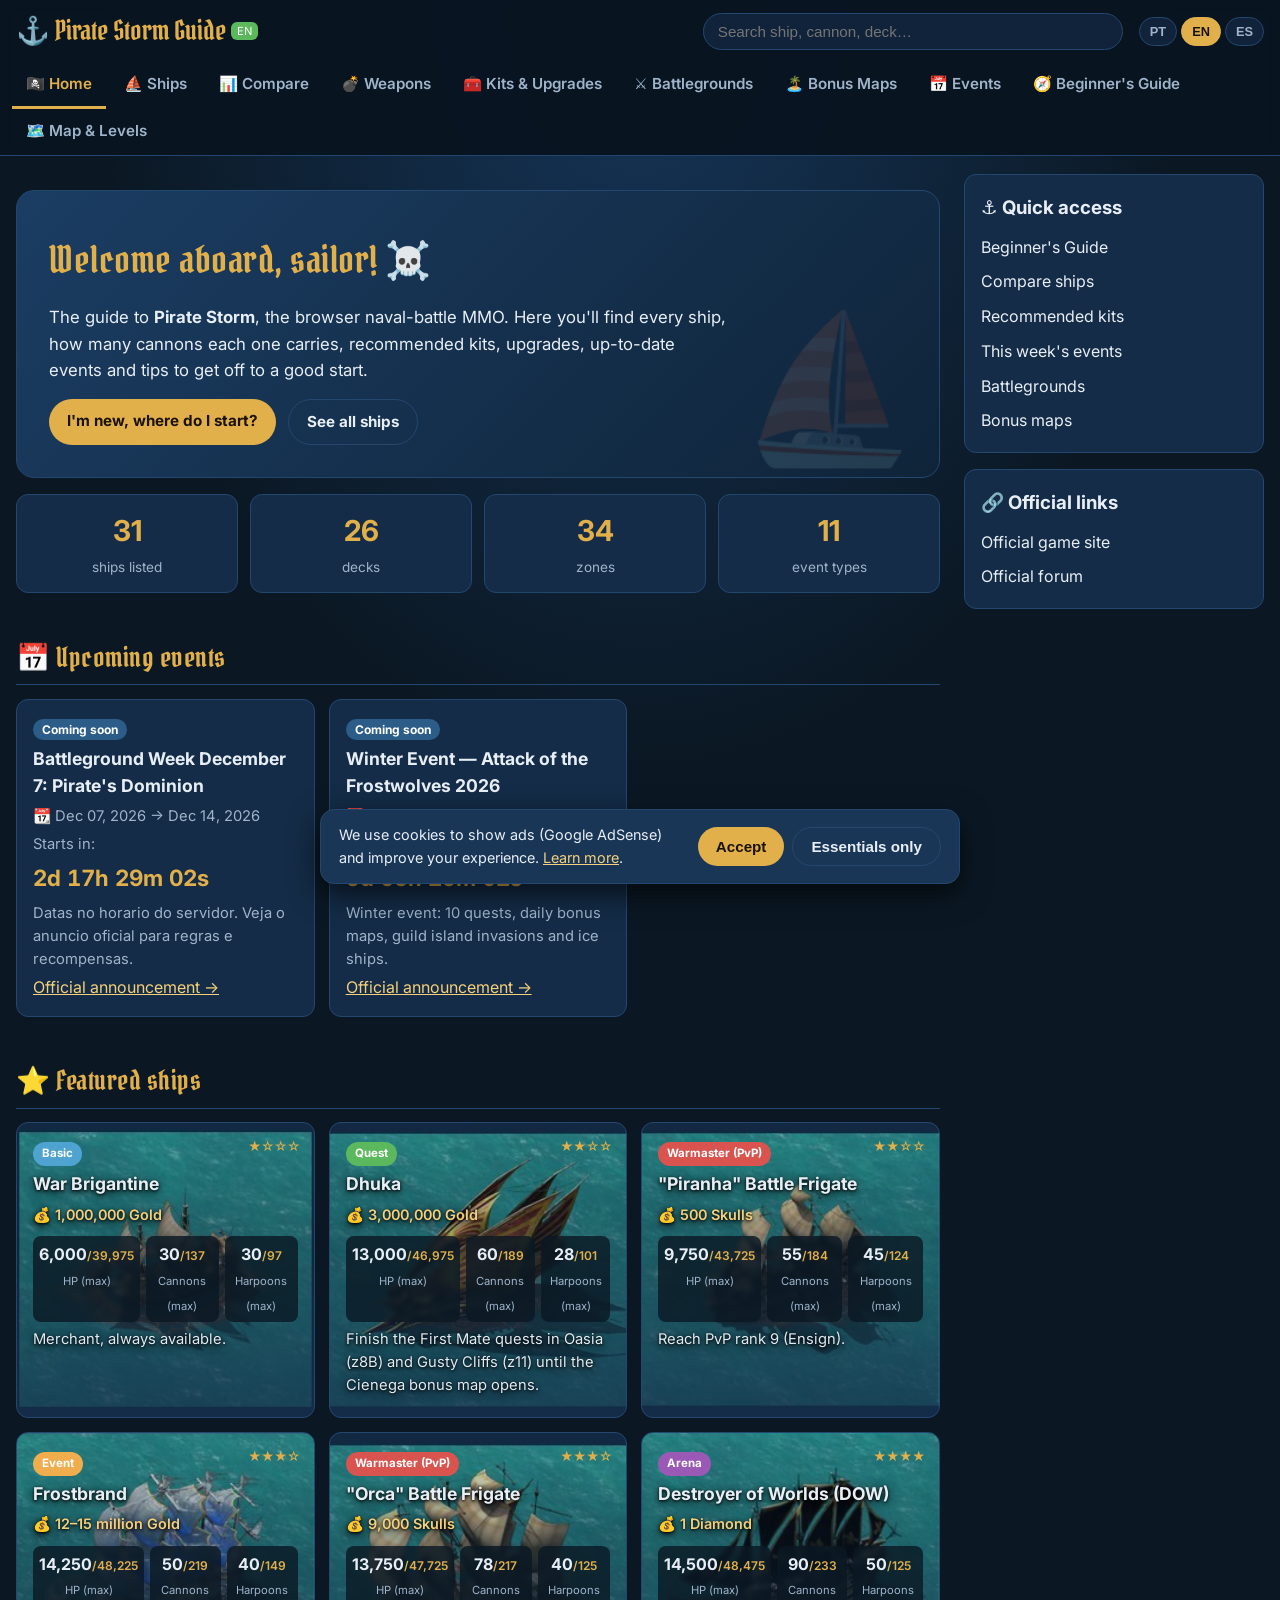
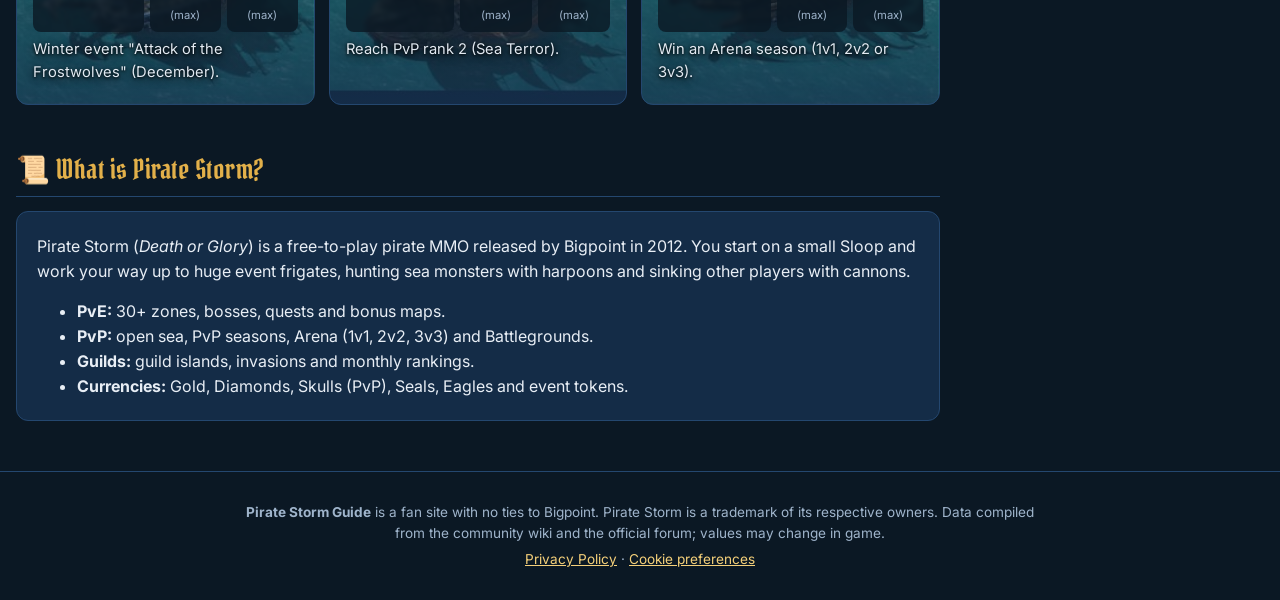
<file: index.html>
<!doctype html>
<html lang="pt-BR">
<head>
  <meta charset="utf-8">
  <meta name="viewport" content="width=device-width, initial-scale=1">
  <title>Guia Pirate Storm BR — Navios, Canhões, Kits e Eventos</title>
  <meta name="description" content="Guia completo de Pirate Storm em português, inglês e espanhol: todos os navios com estatísticas, canhões, munições, kits recomendados, deques, battlegrounds, mapas bônus, eventos atualizados e dicas para novatos.">
  <meta name="keywords" content="Pirate Storm, guia, guide, guía, navios, ships, barcos, canhões, cannons, cañones, eventos, events, Frostbrand, Piranha, Dhuka, kits, deques, decks">
  <meta property="og:title" content="Guia Pirate Storm BR">
  <meta property="og:description" content="Navios, canhões, kits e eventos de Pirate Storm em um só lugar.">
  <meta property="og:type" content="website">
  <link rel="alternate" hreflang="pt-BR" href="?lang=pt">
  <link rel="alternate" hreflang="en" href="?lang=en">
  <link rel="alternate" hreflang="es" href="?lang=es">
  <link rel="icon" href="data:image/svg+xml,<svg xmlns='http://www.w3.org/2000/svg' viewBox='0 0 100 100'><text y='.9em' font-size='90'>⚓</text></svg>">
  <link rel="preconnect" href="https://fonts.googleapis.com">
  <link href="https://fonts.googleapis.com/css2?family=Pirata+One&family=Inter:wght@400;600;700&display=swap" rel="stylesheet">
  <link rel="stylesheet" href="css/style.css">
  <!-- Google AdSense -->
  <script async src="https://pagead2.googlesyndication.com/pagead/js/adsbygoogle.js?client=ca-pub-2475711541177361" crossorigin="anonymous"></script>
  <script src="js/config.js"></script>
</head>
<body>
  <header class="topo">
    <div class="topo-in">
      <a class="logo" href="#inicio">⚓ <span data-i18n="logo">Guia Pirate Storm</span> <small data-i18n="logo.tag">BR</small></a>
      <div class="busca">
        <input id="busca" type="search" placeholder="Buscar navio, canhão, deque…" aria-label="Buscar" data-i18n-ph="busca.ph" data-i18n-aria="busca.aria">
        <div id="busca-res" class="busca-res" hidden></div>
      </div>
      <button class="menu-btn" id="menu-btn" aria-label="Abrir menu" data-i18n-aria="menu.aria">☰</button>
    </div>
    <nav class="abas" id="abas">
      <a href="#inicio" data-aba="inicio" data-i18n="nav.inicio">🏴‍☠️ Início</a>
      <a href="#navios" data-aba="navios" data-i18n="nav.navios">⛵ Navios</a>
      <a href="#comparar" data-aba="comparar" data-i18n="nav.comparar">📊 Comparar</a>
      <a href="#armas" data-aba="armas" data-i18n="nav.armas">💣 Armamento</a>
      <a href="#kits" data-aba="kits" data-i18n="nav.kits">🧰 Kits & Melhorias</a>      <a href="#battlegrounds" data-aba="battlegrounds" data-i18n="nav.bg">⚔️ Battlegrounds</a>
      <a href="#bonus" data-aba="bonus" data-i18n="nav.bonus">🏝️ Mapas Bônus</a>
      <a href="#eventos" data-aba="eventos" data-i18n="nav.eventos">📅 Eventos</a>
      <a href="#novatos" data-aba="novatos" data-i18n="nav.novatos">🧭 Guia do Novato</a>
      <a href="#mapa" data-aba="mapa" data-i18n="nav.mapa">🗺️ Mapa & Níveis</a>
    </nav>
  </header>

  <div class="ad-wrap"><div class="ad" data-slot="topo" data-format="horizontal"></div></div>

  <div class="layout">
    <main id="conteudo">

      <!-- INÍCIO -->
      <section class="aba" id="inicio">
        <div class="hero">
          <h1 data-i18n="hero.h1">Bem-vindo, marujo! ☠️</h1>
          <p data-i18n="hero.p">O guia em português para <strong>Pirate Storm</strong>, o MMO de batalhas navais no navegador. Aqui você encontra todos os navios, quantos canhões cada um carrega, os kits recomendados, melhorias, eventos atualizados e dicas para começar com o pé direito.</p>
          <div class="hero-btns">
            <a class="btn" href="#novatos" data-i18n="hero.b1">Sou novato, por onde começo?</a>
            <a class="btn sec" href="#navios" data-i18n="hero.b2">Ver todos os navios</a>
          </div>
        </div>
        <div class="stats-home" id="stats-home"></div>
        <h2 data-i18n="home.prox">📅 Próximos eventos</h2>
        <div id="home-eventos" class="cards"></div>
        <div class="ad" data-slot="conteudo" data-format="auto"></div>
        <h2 data-i18n="home.dest">⭐ Navios em destaque</h2>
        <div id="home-navios" class="cards"></div>
        <h2 data-i18n="home.oque">📜 O que é Pirate Storm?</h2>
        <div class="texto" data-i18n="home.texto">
          <p>Pirate Storm (<em>Death or Glory</em>) é um MMO gratuito de piratas lançado em 2012 pela Bigpoint. Você começa numa pequena Sloop e evolui até grandes fragatas de evento, caçando monstros marinhos com arpões e afundando outros jogadores com canhões.</p>
          <ul>
            <li><strong>PvE:</strong> mais de 30 zonas, chefes, missões e mapas bônus.</li>
            <li><strong>PvP:</strong> mar aberto, temporadas PvP, Arena (1vs1, 2vs2, 3vs3) e Battlegrounds.</li>
            <li><strong>Guildas:</strong> ilhas de guilda, invasões e rankings mensais.</li>
            <li><strong>Moedas:</strong> Ouro, Diamantes, Caveiras (PvP), Selos, Águias e tokens de evento.</li>
          </ul>
        </div>
      </section>

      <!-- NAVIOS -->
      <section class="aba" id="navios" hidden>
        <h1 data-i18n="nav.h1">⛵ Todos os Navios</h1>
        <p class="sub" data-i18n="nav.sub">Clique em um navio para ver detalhes, deque exclusivo e kit recomendado. "—" = dado ainda não confirmado.</p>
        <div class="filtros" id="filtros-navios"></div>
        <div id="lista-navios" class="cards"></div>
      </section>

      <!-- COMPARAR -->
      <section class="aba" id="comparar" hidden>
        <h1 data-i18n="comp.h1">📊 Comparador de Navios</h1>
        <p class="sub" data-i18n="comp.sub">Clique no cabeçalho para ordenar. <strong>Canhões/Arpões</strong> = quantidade base do navio; <strong>máx</strong> = total com o deque próprio e todos os deques e bônus possíveis.</p>
        <div class="tabela-wrap"><table class="tabela" id="tabela-comp"></table></div>
        <h2 data-i18n="comp.h2a">🧮 Como se chega ao máximo</h2>
        <p class="sub" data-i18n="comp.suba">Soma de tudo o que dá para equipar num navio, na ordem das tabelas da comunidade.</p>
        <div id="composicao"></div>
        <div class="ad" data-slot="conteudo" data-format="auto"></div>
        <h2 data-i18n="comp.h2b">📐 Canhões máximos com deques</h2>
        <p class="sub" data-i18n="comp.subb">Escolha um navio e os deques para calcular o total de canhões e lançadores.</p>
        <div class="calc" id="calc"></div>
      </section>

      <!-- ARMAS -->
      <section class="aba" id="armas" hidden>
        <h1 data-i18n="arm.h1">💣 Armamento</h1>
        <p class="sub" data-i18n="arm.sub"><strong>Canhões</strong> acertam navios (PvP e NPCs piratas). <strong>Arpões</strong> acertam monstros marinhos. Dano final = dano do canhão × munição × bônus.</p>
        <h2 data-i18n="arm.can">Canhões</h2>
        <div class="tabela-wrap"><table class="tabela" id="tab-canhoes"></table></div>
        <p class="nota"><span data-i18n="arm.ev">Canhões de evento:</span> <span id="canhoes-evento"></span>.</p>
        <h2 data-i18n="arm.bal">Munição de canhão</h2>
        <div class="tabela-wrap"><table class="tabela" id="tab-balas"></table></div>
        <div class="ad" data-slot="conteudo" data-format="auto"></div>
        <h2 data-i18n="arm.lanc">Lançadores de arpão</h2>
        <div class="tabela-wrap"><table class="tabela" id="tab-lanc"></table></div>
        <h2 data-i18n="arm.arp">Arpões</h2>
        <div class="tabela-wrap"><table class="tabela" id="tab-arpoes"></table></div>
        <div class="dica" data-i18n="arm.dica">💡 <strong>Dica:</strong> canhões comprados com ouro podem ser perdidos quando o navio afunda. O <strong>10-Pounder</strong> custa só 150 diamantes, tem o mesmo dano do 9-Pounder e nunca se perde.</div>
        <h2 data-i18n="arm.of">🔨 Oficina (Workshop)</h2>
        <div id="oficina"></div>
      </section>

      <!-- KITS -->
      <section class="aba" id="kits" hidden>
        <h1 data-i18n="kit.h1">🧰 Kits & Melhorias</h1>
        <p class="sub" data-i18n="kit.sub">O que equipar no seu navio em cada fase do jogo, e o que cada melhoria faz.</p>
        <h2 data-i18n="kit.fase">Kits recomendados por fase</h2>
        <div id="kits-fase" class="cards"></div>
        <div class="ad" data-slot="conteudo" data-format="auto"></div>
        <h2 data-i18n="kit.melh">Melhorias do Mercador</h2>
        <div id="melhorias"></div>
        <h2 data-i18n="kit.deq">Deques (canhões e lançadores extras)</h2>
        <p class="sub" data-i18n="kit.deqsub">Cada navio aceita um deque de cada seção. <span class="tag ok">Inafundável</span> não se perde ao afundar; <span class="tag warn">Afundável</span> pode ser perdido.</p>
        <div class="tabela-wrap"><table class="tabela" id="tab-deques"></table></div>
      </section>

      <!-- BATTLEGROUNDS -->
      <section class="aba" id="battlegrounds" hidden>
        <h1 data-i18n="bg.h1">⚔️ Battlegrounds (Casas Piratas)</h1>
        <p class="sub" data-i18n="bg.sub">Cada uma das 7 casas piratas organiza um modo de batalha. Vença partidas para ganhar <strong>moedas da casa</strong> e use-as para liberar navios, deques, canhões, munições e buffs. No fim da semana, a moeda que faltar pode ser comprada com diamantes (cerca de 2.000 💎 cada).</p>
        <div class="filtros" id="filtros-bg"></div>
        <div id="bg-lista"></div>
        <div class="ad" data-slot="conteudo" data-format="auto"></div>
        <h2 data-i18n="bg.set">🦅 Set Might of the Eagle</h2>
        <div id="set-aguia"></div>
        <h2 data-i18n="bg.deq">🛠️ Deques dos battlegrounds</h2>
        <p class="sub" data-i18n="bg.deqsub">Todos são <span class="tag ok">Inafundáveis</span> e servem em qualquer navio que tenha a seção correspondente.</p>
        <div class="tabela-wrap"><table class="tabela" id="tab-bg-deques"></table></div>
      </section>

      <!-- MAPAS BÔNUS -->
      <section class="aba" id="bonus" hidden>
        <h1 data-i18n="mb.h1">🏝️ Mapas Bônus</h1>
        <p class="sub" data-i18n="mb.sub">Os 4 mapas bônus padrão do jogo, com todas as ondas de NPCs: quantidade, HP, dano, XP e ouro por inimigo.</p>
        <div class="dica" id="bonus-info"></div>
        <div class="filtros" id="filtros-bonus"></div>
        <div id="bonus-mapa"></div>
        <div class="ad" data-slot="conteudo" data-format="auto"></div>
        <h2 data-i18n="mb.comp">📊 Comparativo dos mapas</h2>
        <div class="tabela-wrap"><table class="tabela" id="tab-bonus-comp"></table></div>
      </section>

      <!-- EVENTOS -->
      <section class="aba" id="eventos" hidden>
        <h1 data-i18n="ev.h1">📅 Eventos</h1>
        <div class="info-att" id="info-att"></div>
        <h2 data-i18n="ev.tl">🗓️ Linha do tempo — próximos 12 meses</h2>
        <p class="sub" data-i18n="ev.tlsub">Quando cada evento deve acontecer, com base nas datas de 2026. <span class="tag ok">Confirmado</span> segue o anúncio oficial; os outros são <span class="tag warn">Estimativa</span> e podem mudar. Passe o mouse ou toque numa barra para ver os detalhes.</p>
        <div class="tl-filtros filtros" id="tl-filtros"></div>
        <div id="timeline" class="timeline"></div>
        <div id="tl-lista" class="tl-lista"></div>
        <h2 data-i18n="ev.prox">⏳ Próximos e em andamento</h2>
        <div id="ev-datados" class="cards"></div>
        <h2 data-i18n="ev.anun">📣 Últimos anúncios oficiais</h2>
        <p class="sub" data-i18n="ev.anunsub">Puxados automaticamente do fórum oficial (em inglês). Clique para ler o anúncio completo.</p>
        <div id="ev-feed" class="feed"></div>
        <div class="ad" data-slot="conteudo" data-format="auto"></div>
        <h2 data-i18n="ev.guia">📖 Guia de cada evento</h2>
        <p class="sub" data-i18n="ev.guiasub">Clique num evento para ver as atividades, os mapas, os itens e os kits que ele traz. Semanas de battleground estão na aba <a href="#battlegrounds">Battlegrounds</a>.</p>
        <div id="ev-guia" class="ev-guia"></div>
        <h2 data-i18n="ev.cal">🗓️ Resumo do calendário</h2>
        <div id="ev-calendario" class="cards"></div>
      </section>

      <!-- NOVATOS -->
      <section class="aba" id="novatos" hidden>
        <h1 data-i18n="nov.h1">🧭 Guia do Novato</h1>
        <div class="passos">
          <div class="passo"><b>1</b><div data-i18n="nov.p1"><h3>Faça as missões iniciais</h3><p>Elas dão itens e cerca de <strong>30.000 diamantes</strong>. <strong>Guarde esses diamantes!</strong> Não gaste em coisas pequenas.</p></div></div>
          <div class="passo"><b>2</b><div data-i18n="nov.p2"><h3>Compre melhorias de ouro primeiro</h3><p>Nos navios iniciais, prefira as versões em ouro: Simple Bulkhead, Simple Keel, Andarta, Improvised Anchor e Rugged Linen Sails.</p></div></div>
          <div class="passo"><b>3</b><div data-i18n="nov.p3"><h3>Junte ouro para a War Brigantine</h3><p>Custa 1.000.000 de ouro e dobra seus slots de canhão em relação ao Brigantine (30 contra 20).</p></div></div>
          <div class="passo"><b>4</b><div data-i18n="nov.p4"><h3>Troque para 10-Pounders</h3><p>150 diamantes cada, mesmo dano do 9-Pounder e <strong>não se perdem</strong> ao afundar.</p></div></div>
          <div class="passo"><b>5</b><div data-i18n="nov.p5"><h3>Libere a Dhuka</h3><p>Faça as missões do Imediato em Oasia (z8B) e Gusty Cliffs (z11). Ela custa só 3 milhões de ouro, um ótimo navio intermediário.</p></div></div>
          <div class="passo"><b>6</b><div data-i18n="nov.p6"><h3>Entre no PvP para a Piranha</h3><p>Suba a patente PvP até Ensign e compre a Piranha por 500 caveiras: 55 canhões e 9.750 de HP.</p></div></div>
          <div class="passo"><b>7</b><div data-i18n="nov.p7"><h3>Use bem os Selos</h3><p>Você ganha 1 selo por nível (premium ganha 1 por dia). Primeira meta: o <strong>Perforator</strong> na página 3 do Scroll of Power, que aumenta o dano de canhão.</p></div></div>
          <div class="passo"><b>8</b><div data-i18n="nov.p8"><h3>Fragatas: espere o leilão</h3><p>Frigate e Large Frigate aparecem no leilão diário de ouro. <strong>Não compre com diamantes.</strong></p></div></div>
          <div class="passo"><b>9</b><div data-i18n="nov.p9"><h3>Participe dos eventos</h3><p>Os navios de evento são os mais fortes do jogo. O <strong>Frostbrand</strong> (inverno) sai por ouro.</p></div></div>
        </div>
        <div class="ad" data-slot="conteudo" data-format="auto"></div>
        <h2 data-i18n="nov.faq">❓ Perguntas frequentes</h2>
        <details data-i18n="nov.q1"><summary>Qual a diferença entre canhão e arpão?</summary><p>Canhões causam dano a navios (jogadores e piratas NPC). Arpões causam dano a monstros marinhos. Equipe os dois conforme a zona.</p></details>
        <details data-i18n="nov.q2"><summary>O que acontece quando meu navio afunda?</summary><p>Você pode perder canhões e lançadores comprados com ouro e deques "afundáveis". Itens de diamante e deques inafundáveis ficam.</p></details>
        <details data-i18n="nov.q3"><summary>O que são Caveiras?</summary><p>Moeda do PvP. Você ganha ao afundar jogadores e perde uma parte ao ser afundado. Servem para comprar navios Warmaster e itens de temporada.</p></details>
        <details data-i18n="nov.q4"><summary>Como funciona a temporada PvP?</summary><p>Dura cerca de 3 meses. Todos participam automaticamente. Ficar inativo reduz seus pontos, mas não suas caveiras. A Proteção PvP (7 ou 14 dias) evita essa perda.</p></details>
        <details data-i18n="nov.q5"><summary>Onde é melhor farmar?</summary><p>Zonas de nível mais alto dão mais ouro e diamantes. Cada zona favorece certos itens ou moedas. Use a Âncora para ganhar +5% ou +10% de ouro.</p></details>
        <details data-i18n="nov.q6"><summary>Preciso de Flash?</summary><p>Não. Desde 2020 o jogo usa um cliente próprio (Pirate Storm Client), baixado no site oficial.</p></details>
      </section>

      <!-- MAPA -->
      <section class="aba" id="mapa" hidden>
        <h1 data-i18n="map.h1">🗺️ Mapa & Níveis</h1>
        <h2 data-i18n="map.zonas">Zonas e chefes</h2>
        <div class="tabela-wrap"><table class="tabela" id="tab-zonas"></table></div>
        <div class="ad" data-slot="conteudo" data-format="auto"></div>
        <h2 data-i18n="map.xp">Experiência por nível</h2>
        <div class="tabela-wrap"><table class="tabela" id="tab-niveis"></table></div>
      </section>
    </main>

    <aside class="lateral">
      <div class="box" data-i18n="lat.rapido">
        <h3>⚓ Acesso rápido</h3>
        <a href="#novatos">Guia do Novato</a>
        <a href="#comparar">Comparar navios</a>
        <a href="#kits">Kits recomendados</a>        <a href="#eventos">Eventos da semana</a>
        <a href="#battlegrounds">Battlegrounds</a>
        <a href="#bonus">Mapas bônus</a>
      </div>
      <div class="ad ad-lateral" data-slot="lateral" data-format="vertical"></div>
      <div class="box" data-i18n="lat.links">
        <h3>🔗 Links oficiais</h3>
        <a href="https://www.piratestorm.com" target="_blank" rel="noopener">Site oficial do jogo</a>
        <a href="https://board-en.piratestorm.com/" target="_blank" rel="noopener">Fórum oficial</a>
      </div>
    </aside>
  </div>

  <div class="ad-wrap"><div class="ad" data-slot="rodape" data-format="horizontal"></div></div>

  <footer class="rodape">
    <p data-i18n="rod.p"><strong>Guia Pirate Storm BR</strong> é um site de fãs, sem vínculo com a Bigpoint. Pirate Storm é marca registrada de seus respectivos donos. Dados compilados da wiki da comunidade e do fórum oficial; valores podem mudar no jogo.</p>
    <p><a href="privacidade.html" data-i18n="rod.priv">Política de Privacidade</a> · <a href="#" id="cookies-reabrir" data-i18n="rod.ck">Preferências de cookies</a></p>
  </footer>

  <div id="modal" class="modal" hidden><div class="modal-in"><button class="fechar" aria-label="Fechar" data-i18n-aria="fechar">✕</button><div id="modal-corpo"></div></div></div>

  <div id="cookie" class="cookie" hidden>
    <p data-i18n="ck.p">Usamos cookies para exibir anúncios (Google AdSense) e melhorar sua experiência. <a href="privacidade.html">Saiba mais</a>.</p>
    <div><button id="ck-aceitar" class="btn" data-i18n="ck.ok">Aceitar</button><button id="ck-recusar" class="btn sec" data-i18n="ck.no">Só essenciais</button></div>
  </div>

  <script src="js/dados.js"></script>
  <script src="js/dados-extra.js"></script>  <script src="js/eventos.js"></script>
  <script src="js/lang/pt.js"></script>
  <script src="js/lang/en.js"></script>
  <script src="js/lang/es.js"></script>
  <script src="js/i18n.js"></script>
  <script src="js/app.js"></script>
</body>
</html>
</file>
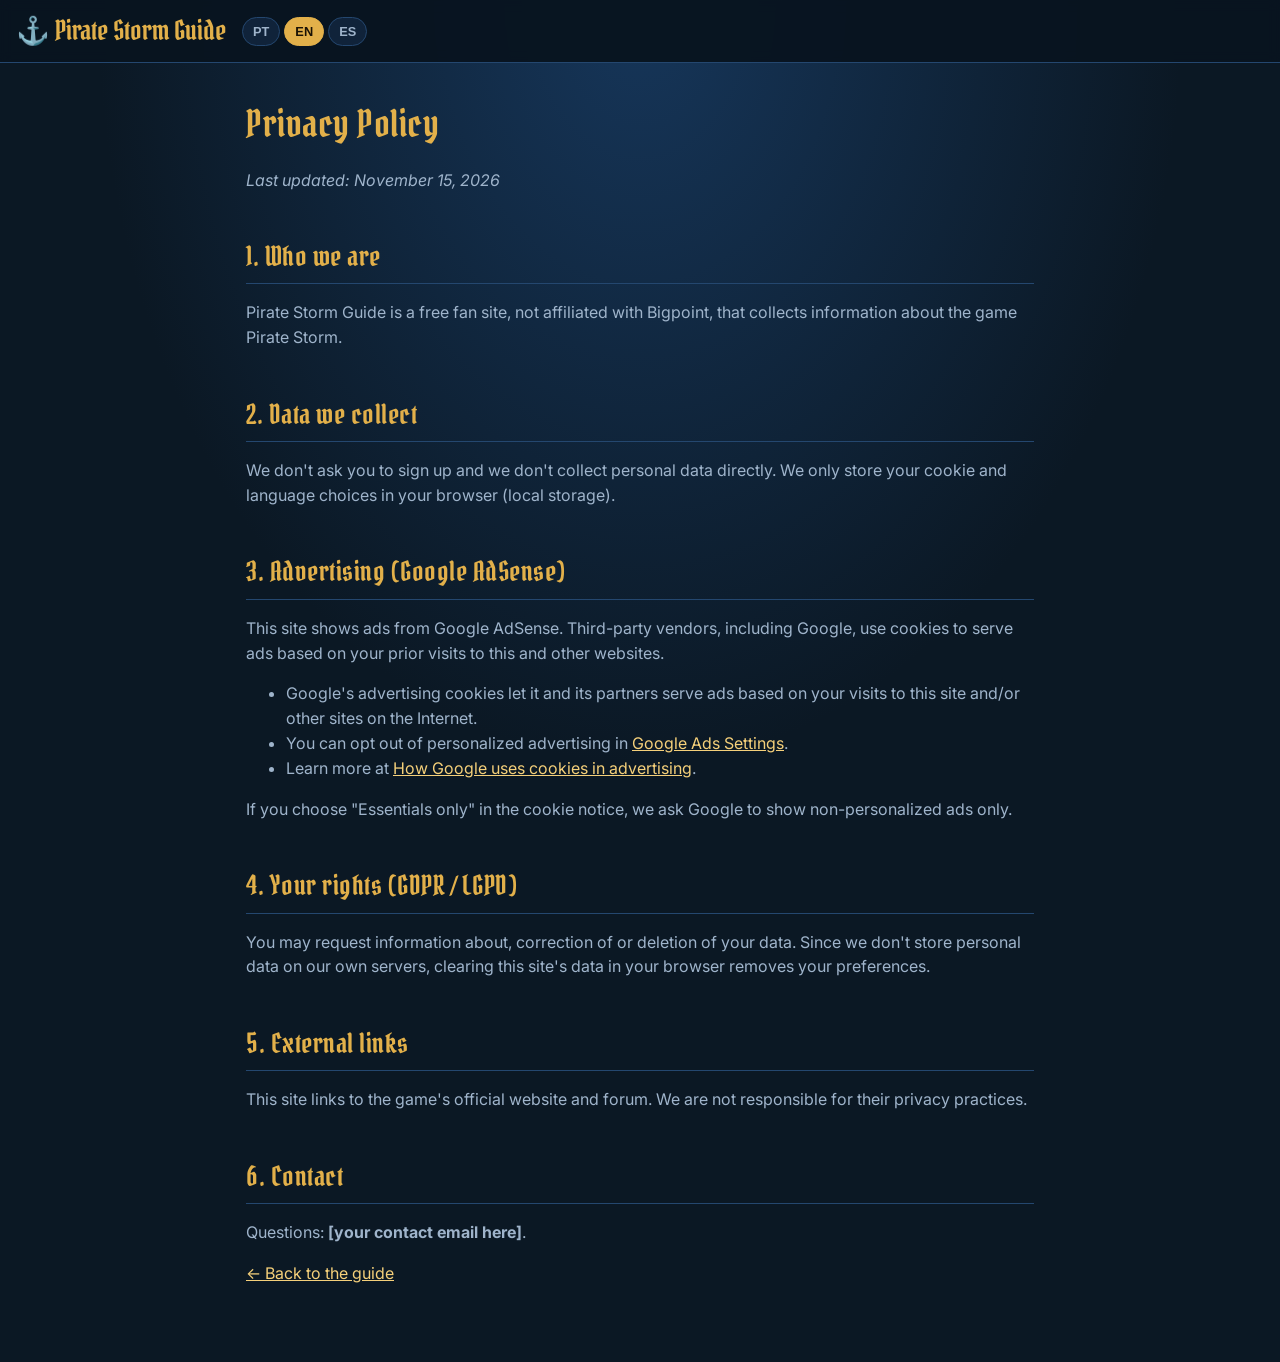
<file: privacidade.html>
<!doctype html>
<html lang="pt-BR">
<head>
  <meta charset="utf-8">
  <meta name="viewport" content="width=device-width, initial-scale=1">
  <title>Política de Privacidade — Guia Pirate Storm</title>
  <link rel="icon" href="data:image/svg+xml,<svg xmlns='http://www.w3.org/2000/svg' viewBox='0 0 100 100'><text y='.9em' font-size='90'>⚓</text></svg>">
  <link href="https://fonts.googleapis.com/css2?family=Pirata+One&family=Inter:wght@400;600;700&display=swap" rel="stylesheet">
  <link rel="stylesheet" href="css/style.css">
  <!-- Google AdSense -->
  <script async src="https://pagead2.googlesyndication.com/pagead/js/adsbygoogle.js?client=ca-pub-2475711541177361" crossorigin="anonymous"></script>
  <style>.pag{max-width:820px;margin:0 auto;padding:24px 16px 60px}.pag p,.pag li{color:var(--txt2)}[data-lang]{display:none}</style>
</head>
<body>
  <header class="topo"><div class="topo-in">
    <a class="logo" href="index.html" id="home">⚓ <span>Guia Pirate Storm</span></a>
    <div class="lang-sw" id="lang-sw"></div>
  </div></header>

  <!-- PORTUGUÊS -->
  <div class="pag" data-lang="pt">
    <h1>Política de Privacidade</h1>
    <p><em>Última atualização: 15 de novembro de 2026</em></p>
    <h2>1. Quem somos</h2>
    <p>O Guia Pirate Storm é um site de fãs, gratuito e sem vínculo com a Bigpoint, que reúne informações sobre o jogo Pirate Storm.</p>
    <h2>2. Dados coletados</h2>
    <p>Não pedimos cadastro nem coletamos dados pessoais diretamente. Guardamos no seu navegador apenas sua escolha de cookies e de idioma (armazenamento local).</p>
    <h2>3. Publicidade (Google AdSense)</h2>
    <p>Este site exibe anúncios do Google AdSense. Fornecedores terceiros, incluindo o Google, usam cookies para veicular anúncios com base em visitas anteriores a este e a outros sites.</p>
    <ul>
      <li>O cookie de publicidade do Google permite que ele e seus parceiros veiculem anúncios com base nas suas visitas a este site e/ou a outros sites na Internet.</li>
      <li>Você pode desativar a publicidade personalizada em <a href="https://adssettings.google.com" target="_blank" rel="noopener">Configurações de anúncios do Google</a>.</li>
      <li>Saiba mais em <a href="https://policies.google.com/technologies/ads" target="_blank" rel="noopener">Como o Google usa cookies em publicidade</a>.</li>
    </ul>
    <p>Se você escolher "Só essenciais" no aviso de cookies, pedimos ao Google que mostre apenas anúncios não personalizados.</p>
    <h2>4. Seus direitos (LGPD)</h2>
    <p>Pela Lei Geral de Proteção de Dados (Lei 13.709/2018), você pode pedir informações, correção ou exclusão de dados. Como não armazenamos dados pessoais em servidores próprios, basta limpar os dados do site no seu navegador para apagar suas preferências.</p>
    <h2>5. Links externos</h2>
    <p>O site contém links para o site e o fórum oficiais do jogo. Não somos responsáveis pelas práticas de privacidade desses sites.</p>
    <h2>6. Contato</h2>
    <p>Dúvidas: <strong>[seu e-mail de contato aqui]</strong>.</p>
    <p><a href="index.html?lang=pt">← Voltar ao guia</a></p>
  </div>

  <!-- ENGLISH -->
  <div class="pag" data-lang="en">
    <h1>Privacy Policy</h1>
    <p><em>Last updated: November 15, 2026</em></p>
    <h2>1. Who we are</h2>
    <p>Pirate Storm Guide is a free fan site, not affiliated with Bigpoint, that collects information about the game Pirate Storm.</p>
    <h2>2. Data we collect</h2>
    <p>We don't ask you to sign up and we don't collect personal data directly. We only store your cookie and language choices in your browser (local storage).</p>
    <h2>3. Advertising (Google AdSense)</h2>
    <p>This site shows ads from Google AdSense. Third-party vendors, including Google, use cookies to serve ads based on your prior visits to this and other websites.</p>
    <ul>
      <li>Google's advertising cookies let it and its partners serve ads based on your visits to this site and/or other sites on the Internet.</li>
      <li>You can opt out of personalized advertising in <a href="https://adssettings.google.com" target="_blank" rel="noopener">Google Ads Settings</a>.</li>
      <li>Learn more at <a href="https://policies.google.com/technologies/ads" target="_blank" rel="noopener">How Google uses cookies in advertising</a>.</li>
    </ul>
    <p>If you choose "Essentials only" in the cookie notice, we ask Google to show non-personalized ads only.</p>
    <h2>4. Your rights (GDPR / LGPD)</h2>
    <p>You may request information about, correction of or deletion of your data. Since we don't store personal data on our own servers, clearing this site's data in your browser removes your preferences.</p>
    <h2>5. External links</h2>
    <p>This site links to the game's official website and forum. We are not responsible for their privacy practices.</p>
    <h2>6. Contact</h2>
    <p>Questions: <strong>[your contact email here]</strong>.</p>
    <p><a href="index.html?lang=en">← Back to the guide</a></p>
  </div>

  <!-- ESPAÑOL -->
  <div class="pag" data-lang="es">
    <h1>Política de Privacidad</h1>
    <p><em>Última actualización: 15 de noviembre de 2026</em></p>
    <h2>1. Quiénes somos</h2>
    <p>Guía Pirate Storm es un sitio de fans gratuito, sin relación con Bigpoint, que reúne información sobre el juego Pirate Storm.</p>
    <h2>2. Datos que recopilamos</h2>
    <p>No pedimos registro ni recopilamos datos personales directamente. Solo guardamos en tu navegador tu elección de cookies y de idioma (almacenamiento local).</p>
    <h2>3. Publicidad (Google AdSense)</h2>
    <p>Este sitio muestra anuncios de Google AdSense. Proveedores externos, incluido Google, usan cookies para mostrar anuncios basados en tus visitas anteriores a este y a otros sitios web.</p>
    <ul>
      <li>Las cookies de publicidad de Google le permiten a Google y a sus socios mostrar anuncios basados en tus visitas a este sitio y/o a otros sitios de Internet.</li>
      <li>Puedes desactivar la publicidad personalizada en la <a href="https://adssettings.google.com" target="_blank" rel="noopener">Configuración de anuncios de Google</a>.</li>
      <li>Más información en <a href="https://policies.google.com/technologies/ads" target="_blank" rel="noopener">Cómo usa Google las cookies en publicidad</a>.</li>
    </ul>
    <p>Si eliges "Solo esenciales" en el aviso de cookies, pedimos a Google que muestre solo anuncios no personalizados.</p>
    <h2>4. Tus derechos (RGPD / LGPD)</h2>
    <p>Puedes solicitar información, corrección o eliminación de tus datos. Como no guardamos datos personales en servidores propios, basta con borrar los datos del sitio en tu navegador para eliminar tus preferencias.</p>
    <h2>5. Enlaces externos</h2>
    <p>El sitio enlaza a la web y al foro oficiales del juego. No somos responsables de sus prácticas de privacidad.</p>
    <h2>6. Contacto</h2>
    <p>Dudas: <strong>[tu e-mail de contacto aquí]</strong>.</p>
    <p><a href="index.html?lang=es">← Volver a la guía</a></p>
  </div>

  <script>
  (function(){
    var SUP = ["pt","en","es"], l = null;
    try { l = new URLSearchParams(location.search).get("lang"); } catch(e) {}
    if (SUP.indexOf(l) < 0) { try { l = localStorage.getItem("ps_lang"); } catch(e) {} }
    if (SUP.indexOf(l) < 0) { l = (navigator.language || "pt").slice(0,2).toLowerCase(); if (SUP.indexOf(l) < 0) l = "pt"; }
    var bloco = document.querySelector('[data-lang="' + l + '"]'); if (bloco) bloco.style.display = "block";
    document.documentElement.lang = { pt:"pt-BR", en:"en", es:"es" }[l];
    document.title = { pt:"Política de Privacidade", en:"Privacy Policy", es:"Política de Privacidad" }[l] + " — " + { pt:"Guia Pirate Storm", en:"Pirate Storm Guide", es:"Guía Pirate Storm" }[l];
    document.querySelector("#home span").textContent = { pt:"Guia Pirate Storm", en:"Pirate Storm Guide", es:"Guía Pirate Storm" }[l];
    document.getElementById("home").href = "index.html?lang=" + l;
    var sw = document.getElementById("lang-sw");
    [["pt","🇧🇷","PT"],["en","🇺🇸","EN"],["es","🇪🇸","ES"]].forEach(function(o){
      var b = document.createElement("button"); b.type = "button"; b.className = o[0] === l ? "ativo" : "";
      b.textContent = o[2];
      b.onclick = function(){ try { localStorage.setItem("ps_lang", o[0]); } catch(e) {} location.search = "?lang=" + o[0]; };
      sw.appendChild(b);
    });
  })();
  </script>
</body>
</html>
</file>
<file: css/style.css>
:root{
  --bg:#0b1824; --bg2:#10233a; --card:#142c47; --card2:#1a3657;
  --borda:#24476f; --txt:#e8eef5; --txt2:#9fb4cb; --ouro:#e2b04a; --ouro2:#f5d07a;
  --verde:#5cb85c; --verm:#d9534f; --raio:12px;
}
*{box-sizing:border-box}
html{scroll-behavior:smooth}
body{margin:0;font-family:Inter,system-ui,sans-serif;background:var(--bg);color:var(--txt);line-height:1.55;
  background-image:radial-gradient(ellipse at top,#16365a 0%,transparent 60%);background-attachment:fixed}
a{color:var(--ouro2)}
h1,h2{font-family:"Pirata One",Georgia,serif;font-weight:400;letter-spacing:.5px;color:var(--ouro)}
h1{font-size:2.3rem;margin:.2em 0 .1em}
h2{font-size:1.7rem;margin:1.6em 0 .5em;border-bottom:1px solid var(--borda);padding-bottom:.2em}
h3{margin:.2em 0 .4em}
.sub{color:var(--txt2);margin-top:0}
.nota{color:var(--txt2);font-size:.92rem}

/* topo */
.topo{position:sticky;top:0;z-index:50;background:rgba(9,20,32,.96);backdrop-filter:blur(6px);border-bottom:1px solid var(--borda)}
.topo-in{max-width:1280px;margin:0 auto;display:flex;align-items:center;gap:16px;padding:10px 16px}
.logo{font-family:"Pirata One",serif;font-size:1.7rem;color:var(--ouro);text-decoration:none;white-space:nowrap}
.logo small{font-family:Inter;font-size:.7rem;background:var(--verde);color:#fff;padding:2px 6px;border-radius:6px;vertical-align:middle}
.busca{flex:1;position:relative;max-width:420px;margin-left:auto}
.busca input{width:100%;padding:9px 14px;border-radius:999px;border:1px solid var(--borda);background:var(--bg2);color:var(--txt);font-size:.95rem}
.busca-res{position:absolute;top:110%;left:0;right:0;background:var(--card);border:1px solid var(--borda);border-radius:var(--raio);max-height:360px;overflow:auto;box-shadow:0 10px 30px #0008}
.busca-res a{display:block;padding:8px 14px;color:var(--txt);text-decoration:none;border-bottom:1px solid var(--borda)}
.busca-res a:hover{background:var(--card2)}
.busca-res small{color:var(--txt2)}
.lang-sw{display:flex;gap:4px;flex-shrink:0}
.lang-sw button{background:var(--bg2);border:1px solid var(--borda);color:var(--txt2);border-radius:999px;padding:6px 10px;cursor:pointer;font-weight:700;font-size:.8rem;white-space:nowrap}
.lang-sw button:hover{color:var(--txt);border-color:var(--ouro)}
.lang-sw button.ativo{background:var(--ouro);color:#1a1205;border-color:var(--ouro)}
.menu-btn{display:none;background:none;border:1px solid var(--borda);color:var(--txt);font-size:1.3rem;border-radius:8px;padding:4px 10px;cursor:pointer}
.abas{max-width:1280px;margin:0 auto;display:flex;flex-wrap:wrap;gap:0 4px;padding:0 12px}
.abas a{padding:10px 14px;color:var(--txt2);text-decoration:none;white-space:nowrap;border-bottom:3px solid transparent;font-weight:600;font-size:.95rem}
.abas a:hover{color:var(--txt)}
.abas a.ativa{color:var(--ouro);border-bottom-color:var(--ouro)}

/* layout */
.layout{max-width:1280px;margin:0 auto;display:grid;grid-template-columns:1fr 300px;gap:24px;padding:8px 16px 40px}
main{min-width:0}
.lateral{position:sticky;top:140px;align-self:start;display:flex;flex-direction:column;gap:16px}
.box{background:var(--card);border:1px solid var(--borda);border-radius:var(--raio);padding:14px 16px}
.box a{display:block;padding:5px 0;color:var(--txt);text-decoration:none}
.box a:hover{color:var(--ouro2)}

/* anúncios */
.ad-wrap{max-width:1280px;margin:10px auto;padding:0 16px}
.ad{margin:18px 0;min-height:90px;display:block}
.ad-lateral{min-height:600px;margin:0}
.ad.ad-vazio{display:none}
.ad.placeholder{border:2px dashed #3a5675;border-radius:var(--raio);display:flex;align-items:center;justify-content:center;color:#6c86a3;font-size:.85rem;background:repeating-linear-gradient(45deg,#0f2236,#0f2236 10px,#112840 10px,#112840 20px);text-align:center;padding:10px}

/* hero */
.hero{background:linear-gradient(135deg,#1b3d63,#0f2439);border:1px solid var(--borda);border-radius:18px;padding:32px;margin-top:16px;position:relative;overflow:hidden}
.hero::after{content:"⛵";position:absolute;right:20px;bottom:-20px;font-size:9rem;opacity:.12}
.hero p{max-width:680px;font-size:1.05rem}
.hero-btns{display:flex;gap:12px;flex-wrap:wrap;margin-top:14px}
.btn{display:inline-block;background:var(--ouro);color:#1a1205;font-weight:700;padding:10px 18px;border-radius:999px;text-decoration:none;border:0;cursor:pointer;font-size:.95rem}
.btn:hover{background:var(--ouro2)}
.btn.sec{background:transparent;color:var(--txt);border:1px solid var(--borda)}
.stats-home{display:grid;grid-template-columns:repeat(4,1fr);gap:12px;margin-top:16px}
.stat{background:var(--card);border:1px solid var(--borda);border-radius:var(--raio);padding:14px;text-align:center}
.stat b{display:block;font-size:1.8rem;color:var(--ouro)}
.stat span{color:var(--txt2);font-size:.85rem}
.texto{background:var(--card);border:1px solid var(--borda);border-radius:var(--raio);padding:6px 20px}

/* cards */
.cards{display:grid;grid-template-columns:repeat(auto-fill,minmax(250px,1fr));gap:14px}
.card{background:var(--card);border:1px solid var(--borda);border-radius:var(--raio);padding:16px;transition:.15s;position:relative}
.card.click{cursor:pointer}
.card.click:hover{transform:translateY(-3px);border-color:var(--ouro);box-shadow:0 8px 24px #0006}
.card h3{font-size:1.1rem;margin:4px 0 6px}
.card p{margin:.3em 0;color:var(--txt2);font-size:.92rem}
/* imagem do navio no fundo do card / ficha (camada escura por cima para o texto ficar legível) */
.card-navio,.modal-capa{
  background-image:linear-gradient(180deg,rgba(11,24,36,.15) 0%,rgba(14,32,52,.45) 45%,rgba(20,44,71,.8) 100%),var(--img,none);
  background-size:cover;background-position:center;background-repeat:no-repeat;
  background-color:var(--card);
}
.card-navio:hover{background-image:linear-gradient(180deg,rgba(11,24,36,.05) 0%,rgba(14,32,52,.35) 45%,rgba(20,44,71,.75) 100%),var(--img,none)}
.card-navio h3,.card-navio .preco,.card-navio p,.modal-capa h1,.modal-capa p{text-shadow:0 1px 3px #000,0 2px 10px rgba(0,0,0,.9)}
.card-navio p{color:#e2eaf2}
.card-navio .mini div{background:rgba(11,24,36,.8);backdrop-filter:blur(2px)}
.modal-capa{background-position:center 48%;margin:-24px -24px 14px;padding:28px 24px 18px;border-radius:16px 16px 0 0;min-height:220px;display:flex;flex-direction:column;justify-content:flex-end}
.modal-capa .badge{align-self:flex-start}
.modal-capa p{margin:.3em 0 0;color:#dbe5ef;text-shadow:0 1px 4px rgba(0,0,0,.9)}
.badge{display:inline-block;font-size:.72rem;font-weight:700;padding:3px 9px;border-radius:999px;color:#fff}
.mini{display:grid;grid-template-columns:repeat(3,1fr);gap:6px;margin:10px 0 6px}
.mini div{background:var(--bg2);border-radius:8px;padding:6px;text-align:center}
.mini b{display:block;color:var(--txt)}
.mini span{font-size:.7rem;color:var(--txt2)}
.preco{color:var(--ouro2);font-weight:600;font-size:.9rem}
.estrelas{position:absolute;top:14px;right:14px;color:var(--ouro);font-size:.8rem}

.filtros{display:flex;gap:8px;flex-wrap:wrap;margin:12px 0 18px}
.filtros button{background:var(--bg2);border:1px solid var(--borda);color:var(--txt2);padding:7px 14px;border-radius:999px;cursor:pointer;font-weight:600}
.filtros button.ativo{background:var(--ouro);color:#1a1205;border-color:var(--ouro)}

/* tabelas */
.tabela-wrap{overflow-x:auto;border:1px solid var(--borda);border-radius:var(--raio)}
.tabela{width:100%;border-collapse:collapse;font-size:.92rem;min-width:560px}
.tabela th,.tabela td{padding:10px 12px;text-align:left;border-bottom:1px solid var(--borda)}
.tabela th{background:var(--bg2);color:var(--ouro);position:sticky;top:0;cursor:default;white-space:nowrap}
.tabela th.ord{cursor:pointer}
.tabela th.ord:hover{color:var(--ouro2)}
.tabela tr:nth-child(even) td{background:#ffffff05}
.tabela tr:hover td{background:#ffffff0d}
#tabela-comp td:first-child{min-width:190px}
#tabela-comp td.col-max{color:var(--ouro2);font-weight:700;background:#e2b04a10}
.mini small.max{color:var(--ouro);font-size:.75rem;font-weight:600}
.lista-comp{list-style:none;padding:0;margin:6px 0 0}
.lista-comp li{display:flex;justify-content:space-between;gap:10px;padding:6px 0;border-bottom:1px dashed var(--borda);font-size:.9rem}
.lista-comp b{color:var(--ouro2);white-space:nowrap}
.tabela td.num{text-align:right;font-variant-numeric:tabular-nums}
.tabela tr.linha-top td{background:linear-gradient(90deg,#e2b04a33,#e2b04a10)!important;color:var(--ouro2);font-weight:600}
.tag{display:inline-block;font-size:.75rem;padding:2px 8px;border-radius:6px;font-weight:600}
.tag.ok{background:#1f4d2e;color:#8fe0a5}
.tag.warn{background:#5a2323;color:#f3a3a1}

.dica{background:#2a2410;border:1px solid #5d4c1c;border-left:4px solid var(--ouro);border-radius:var(--raio);padding:12px 16px;margin:18px 0}

/* melhorias */
.melh-grupo{margin-bottom:18px}
.melh-grupo h3{color:var(--ouro2)}

/* kits */
.kit{border-top:4px solid var(--c,#888)}
.kit ul{padding-left:0;list-style:none;margin:8px 0 0}
.kit li{padding:6px 0;border-bottom:1px dashed var(--borda);font-size:.9rem}
.kit li b{color:var(--ouro2);display:block;font-size:.8rem;text-transform:uppercase;letter-spacing:.5px}

/* eventos */
.info-att{background:var(--card);border:1px solid var(--borda);border-radius:var(--raio);padding:10px 16px;color:var(--txt2);font-size:.9rem}
.contagem{font-size:1.4rem;font-weight:700;color:var(--ouro);margin:6px 0;font-variant-numeric:tabular-nums}
.status{font-size:.75rem;font-weight:700;padding:3px 9px;border-radius:999px}
.status.ao-vivo{background:var(--verde);color:#fff}
.status.breve{background:#2c5d88;color:#fff}
.status.fim{background:#444;color:#ccc}
.feed{display:flex;flex-direction:column;gap:10px}
.feed a{display:block;background:var(--card);border:1px solid var(--borda);border-radius:var(--raio);padding:12px 16px;text-decoration:none;color:var(--txt)}
.feed a:hover{border-color:var(--ouro)}
.feed small{color:var(--ouro2)}
.feed p{margin:.3em 0 0;color:var(--txt2);font-size:.88rem}
.mes{font-size:.75rem;text-transform:uppercase;letter-spacing:1px;color:var(--ouro2);font-weight:700}

/* novatos */
.passos{display:flex;flex-direction:column;gap:12px;margin-top:16px}
.passo{display:flex;gap:16px;background:var(--card);border:1px solid var(--borda);border-radius:var(--raio);padding:14px 18px}
.passo>b{flex:0 0 40px;height:40px;border-radius:50%;background:var(--ouro);color:#1a1205;display:flex;align-items:center;justify-content:center;font-size:1.2rem}
.passo p{margin:0;color:var(--txt2)}
details{background:var(--card);border:1px solid var(--borda);border-radius:var(--raio);padding:12px 16px;margin-bottom:8px}
summary{cursor:pointer;font-weight:600}
details p{color:var(--txt2);margin:.6em 0 0}

/* calc */
.calc{background:var(--card);border:1px solid var(--borda);border-radius:var(--raio);padding:16px}
.calc select{background:var(--bg2);color:var(--txt);border:1px solid var(--borda);border-radius:8px;padding:8px;width:100%;margin:4px 0 12px}
.calc-grid{display:grid;grid-template-columns:repeat(auto-fill,minmax(200px,1fr));gap:10px}
.calc-res{display:flex;gap:16px;margin-top:10px;flex-wrap:wrap}
.calc-res div{background:var(--bg2);border-radius:10px;padding:12px 18px}
.calc-res b{font-size:1.6rem;color:var(--ouro)}

/* modal */
.modal{position:fixed;inset:0;background:#000b;z-index:100;display:flex;align-items:center;justify-content:center;padding:16px}
.modal[hidden]{display:none}
.modal-in{background:var(--bg2);border:1px solid var(--borda);border-radius:16px;max-width:720px;width:100%;max-height:90vh;overflow:auto;padding:24px;position:relative}
.fechar{z-index:3;position:absolute;top:12px;right:12px;background:var(--card);border:1px solid var(--borda);color:var(--txt);border-radius:50%;width:34px;height:34px;cursor:pointer}
.ficha{display:grid;grid-template-columns:repeat(auto-fill,minmax(140px,1fr));gap:8px;margin:14px 0}
.ficha div{background:var(--card);border-radius:8px;padding:8px 10px}
.ficha span{display:block;font-size:.75rem;color:var(--txt2)}
.ficha b{font-size:1.05rem}

/* rodapé + cookie */
.rodape{border-top:1px solid var(--borda);padding:24px 16px;text-align:center;color:var(--txt2);font-size:.85rem}
.rodape p{max-width:800px;margin:.4em auto}
.cookie{position:fixed;bottom:16px;left:16px;right:16px;max-width:640px;margin:0 auto;background:var(--card2);border:1px solid var(--borda);border-radius:14px;padding:14px 18px;z-index:90;display:flex;gap:12px;align-items:center;flex-wrap:wrap;box-shadow:0 10px 30px #000a}
.cookie[hidden]{display:none}
.cookie p{margin:0;flex:1;min-width:220px;font-size:.9rem}
.cookie div{display:flex;gap:8px}

/* battlegrounds / mapas bônus */
.bg-card{background:var(--card);border:1px solid var(--borda);border-left:5px solid var(--c);border-radius:var(--raio);padding:16px 18px;margin-bottom:18px}
.bg-card h2{margin:0;border:0;padding:0;color:var(--c)}
.bg-topo{display:flex;justify-content:space-between;align-items:flex-start;gap:12px;flex-wrap:wrap;margin-bottom:6px}
.bg-card p{color:var(--txt2)}
.bg-card p strong{color:var(--txt)}
.ondas{display:flex;flex-direction:column;gap:8px;margin-top:10px}
.onda{display:flex;gap:12px;background:var(--bg2);border-radius:10px;padding:10px}
.onda-n{flex:0 0 58px;text-align:center;font-size:.72rem;color:var(--txt2);text-transform:uppercase}
.onda-n b{display:block;font-size:1.6rem;color:var(--c);line-height:1.1}
.onda-npcs{flex:1;display:grid;grid-template-columns:repeat(auto-fill,minmax(260px,1fr));gap:8px}
.npc{background:var(--card);border-radius:8px;padding:8px 10px}
.npc.chefe{background:linear-gradient(135deg,#4a1d1d,#2a1414);border:1px solid #a33}
.npc-nome{font-weight:700}
.qtd{color:var(--ouro);margin-left:4px}
.npc-st{display:flex;flex-wrap:wrap;gap:4px 12px;font-size:.82rem;color:var(--txt2);margin-top:4px;font-variant-numeric:tabular-nums}

/* guia dos eventos */
.ev-guia{display:flex;flex-direction:column;gap:10px}
.ev-det{border-left:5px solid var(--c);padding:0;scroll-margin-top:130px}
.ev-det summary{padding:14px 18px;display:flex;flex-wrap:wrap;justify-content:space-between;gap:6px 16px;align-items:center;list-style:none}
.ev-det summary::-webkit-details-marker{display:none}
.ev-det summary::after{content:"▾";color:var(--c);font-size:1.2rem;margin-left:auto}
.ev-det[open] summary::after{content:"▴"}
.ev-tit{font-family:"Pirata One",serif;font-size:1.45rem;color:var(--c);font-weight:400}
.ev-quando{color:var(--txt2);font-size:.85rem;font-weight:400}
.ev-corpo{padding:0 18px 16px}
.ev-corpo>p{color:var(--txt);margin-top:0}
.ev-corpo h3{color:var(--ouro2);margin-top:16px}
.ev-corpo ul{color:var(--txt2);padding-left:20px}
.ev-corpo li{margin:4px 0}
.ev-mapas{display:grid;grid-template-columns:repeat(auto-fill,minmax(230px,1fr));gap:8px}
.ev-mapas div{background:var(--bg2);border-radius:8px;padding:8px 12px}
.ev-mapas b{display:block;color:var(--c)}
.ev-mapas span{font-size:.88rem;color:var(--txt2)}
.ev-kit{background:var(--bg2);border:1px solid var(--borda);border-radius:10px;padding:10px 14px;margin-bottom:8px}
.ev-kit b{color:var(--c);font-size:1.05rem}
.ev-kit p{margin:6px 0 0;color:var(--txt2);font-size:.9rem}
.ev-kit .ev-bonus{color:var(--ouro2)}
.tl-det .btn,.tl-item .btn{margin-top:8px;padding:6px 14px;font-size:.85rem}
.tl-item .btn{margin-top:0;white-space:nowrap}

/* timeline */
.dot{display:inline-block;width:10px;height:10px;border-radius:50%;margin-right:6px;vertical-align:middle}
.tl-scroll{overflow-x:auto;border:1px solid var(--borda);border-radius:var(--raio);background:var(--card)}
.tl-inner{min-width:860px;padding:8px 12px 12px}
.tl-linha{display:flex;align-items:center;min-height:44px;border-bottom:1px dashed var(--borda)}
.tl-linha:last-child{border-bottom:0}
.tl-rot{flex:0 0 150px;font-weight:700;font-size:.85rem}
.tl-pista{position:relative;flex:1;height:34px}
.tl-cab .tl-pista{height:42px}
.tl-mes{position:absolute;top:4px;font-size:.75rem;color:var(--txt2);text-transform:capitalize;border-left:1px solid var(--borda);padding-left:4px;height:900px}
.tl-hoje{position:absolute;top:22px;width:2px;height:1000px;background:var(--verde);z-index:2;pointer-events:none}
.tl-hoje span{position:absolute;top:-4px;left:4px;font-size:.7rem;font-weight:700;color:var(--verde);background:var(--card);padding:0 3px}
.tl-inner{position:relative;overflow:hidden}
.tl-barra{position:absolute;top:5px;height:24px;border-radius:6px;border:0;cursor:pointer;color:#111;font-size:.72rem;font-weight:700;overflow:hidden;white-space:nowrap;padding:0 6px;text-align:left;z-index:3;min-width:6px}
.tl-barra.est{opacity:.8;background-image:repeating-linear-gradient(45deg,transparent 0 6px,#00000022 6px 12px)}
.tl-barra:hover{outline:2px solid #fff}
.tl-barra:has(.fora){overflow:visible}
.tl-barra .fora{position:absolute;left:100%;top:3px;margin-left:5px;color:var(--txt);font-weight:600;pointer-events:none}
.tl-det{margin-top:10px;background:var(--bg2);border:1px solid var(--borda);border-radius:var(--raio);padding:10px 14px;min-height:60px}
.tl-lista{margin-top:16px;display:flex;flex-direction:column;gap:8px}
.tl-item{display:flex;gap:14px;align-items:center;background:var(--card);border:1px solid var(--borda);border-left:4px solid var(--c);border-radius:10px;padding:8px 14px}
.tl-data{flex:0 0 52px;text-align:center;font-size:.75rem;text-transform:uppercase;color:var(--txt2);line-height:1.1}
.tl-data b{display:block;font-size:1.4rem;color:var(--c)}
.tl-data small{display:block;font-size:.65rem}

@media (max-width:980px){
  .layout{grid-template-columns:1fr}
  .lateral{position:static}
  .ad-lateral{min-height:250px}
  .stats-home{grid-template-columns:repeat(2,1fr)}
}
@media (max-width:640px){
  .busca{display:none}
  .menu-btn{display:block}
  .lang-sw{margin-left:auto}
  .lang-sw button{padding:5px 8px}
  .logo{font-size:1.35rem}
  .abas{display:none;flex-direction:column;padding-bottom:8px}
  .abas.aberto{display:flex}
  h1{font-size:1.9rem}
  .hero{padding:22px}
}
</file>
